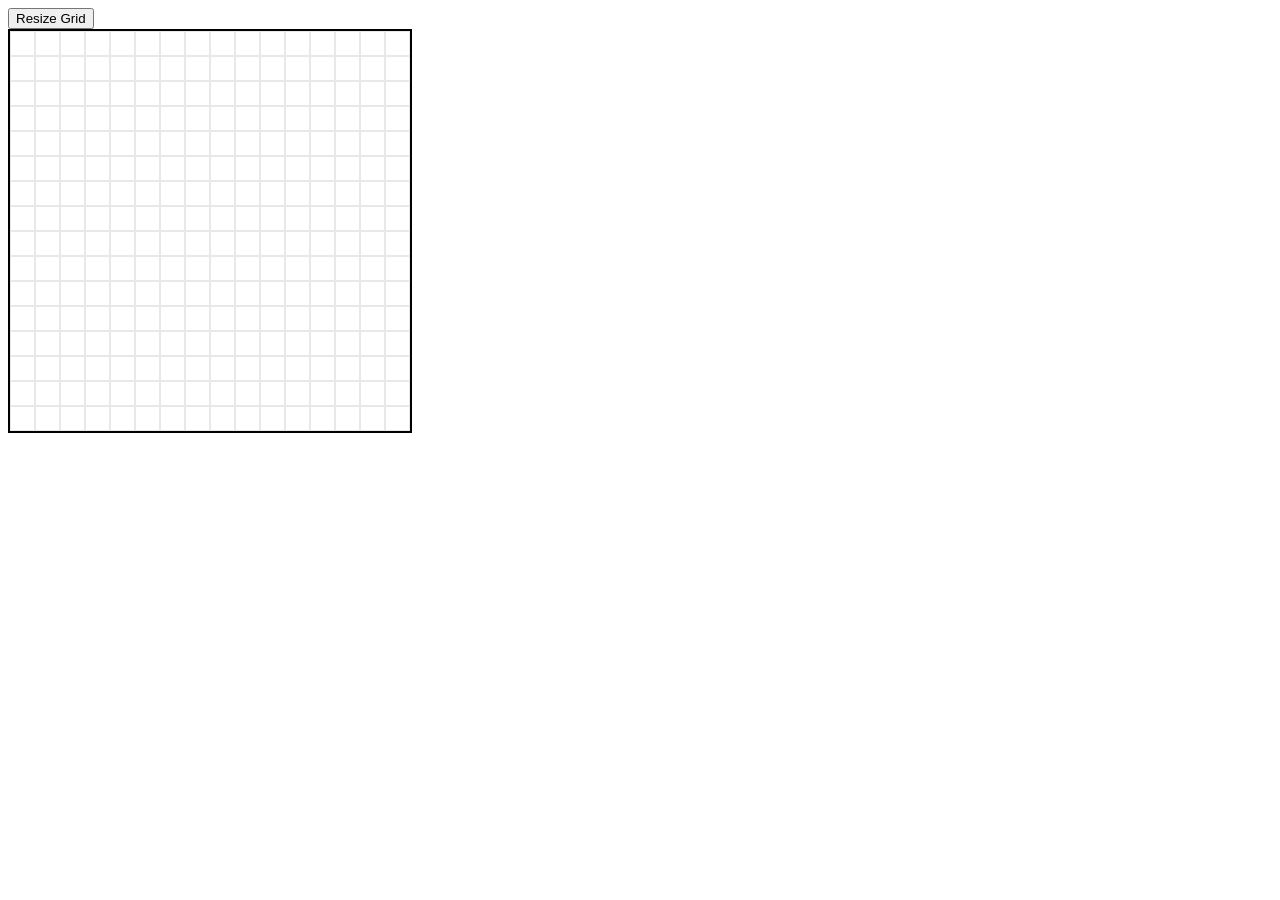
<file: Etch-a-Sketch/index.html>
<!DOCTYPE html>
<html lang="en">
<head>
    <meta charset="UTF-8">
    <meta name="viewport" content="width=device-width, initial-scale=1.0">
    <title>Project: Etch-a-Sketch</title>
    <link rel="stylesheet" href="style.css">
</head>
<body>
    <button id="squareBtn">Resize Grid</button>
    <div id="container"></div>
    <script src="script.js"></script>
</body>
</html>
</file>
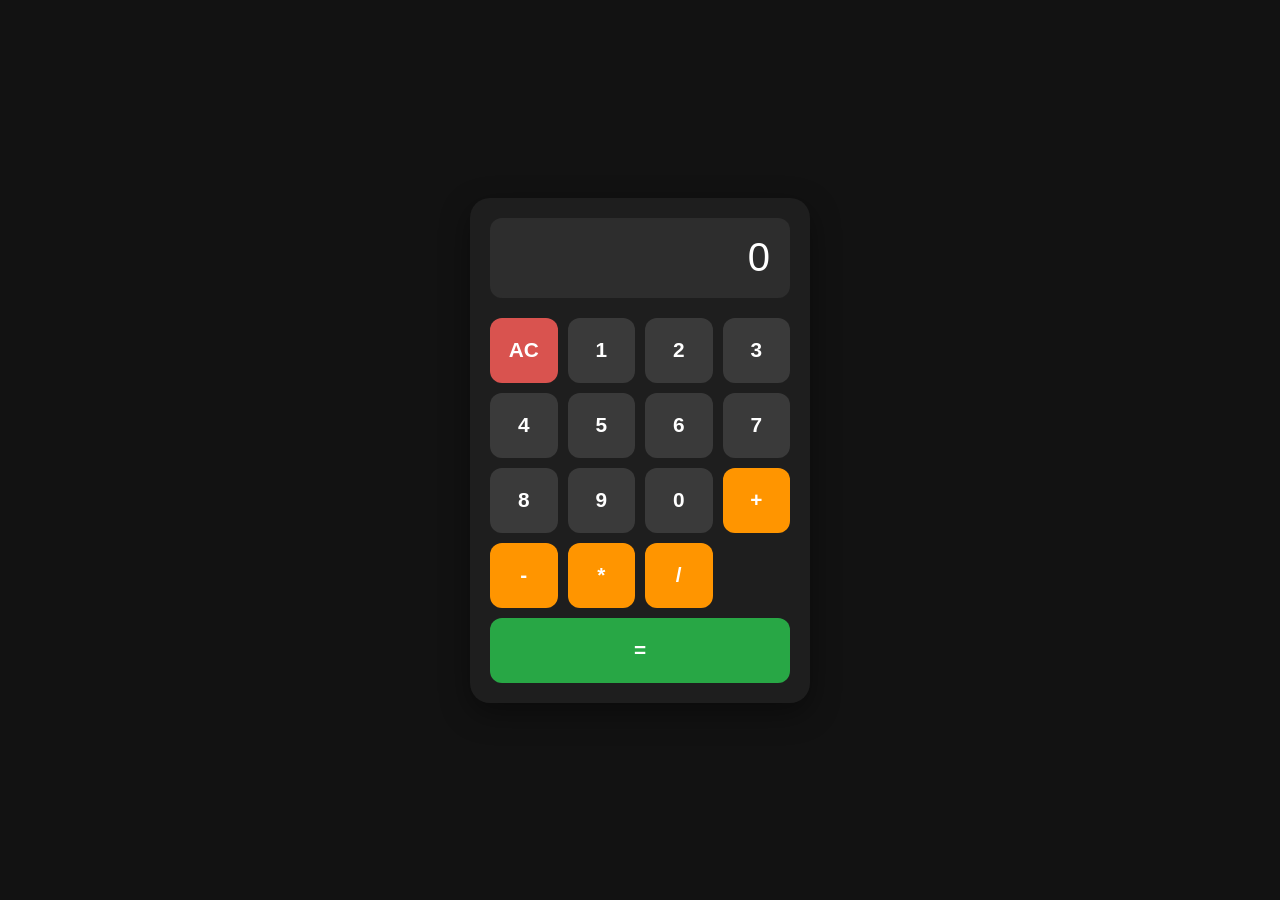
<file: Project-Calculator/index.html>
<!DOCTYPE html>
<html lang="en">
<head>
    <meta charset="UTF-8">
    <meta name="viewport" content="width=device-width, initial-scale=1.0">
    <title>Calculator</title>
    <link rel="stylesheet" href="style.css">
</head>
<body>
    <div class="calculator">
        <div id="display">0</div>
        <div class="buttons">
            <button class="btn" id="ac">AC</button>
            <button class="btn digit" data-digit="1">1</button>
            <button class="btn digit" data-digit="2">2</button>
            <button class="btn digit" data-digit="3">3</button>
            <button class="btn digit" data-digit="4">4</button>
            <button class="btn digit" data-digit="5">5</button>
            <button class="btn digit" data-digit="6">6</button>
            <button class="btn digit" data-digit="7">7</button>
            <button class="btn digit" data-digit="8">8</button>
            <button class="btn digit" data-digit="9">9</button>
            <button class="btn digit" data-digit="0">0</button>
        
            <button class="btn operator" data-operator="+">+</button>
            <button class="btn operator" data-operator="-">-</button>
            <button class="btn operator" data-operator="*">*</button>
            <button class="btn operator" data-operator="/">/</button>
        
            <button class="btn" id="equals">=</button>
        </div>
    </div>
    <script src="main.js"></script>
</body>
</html>
</file>
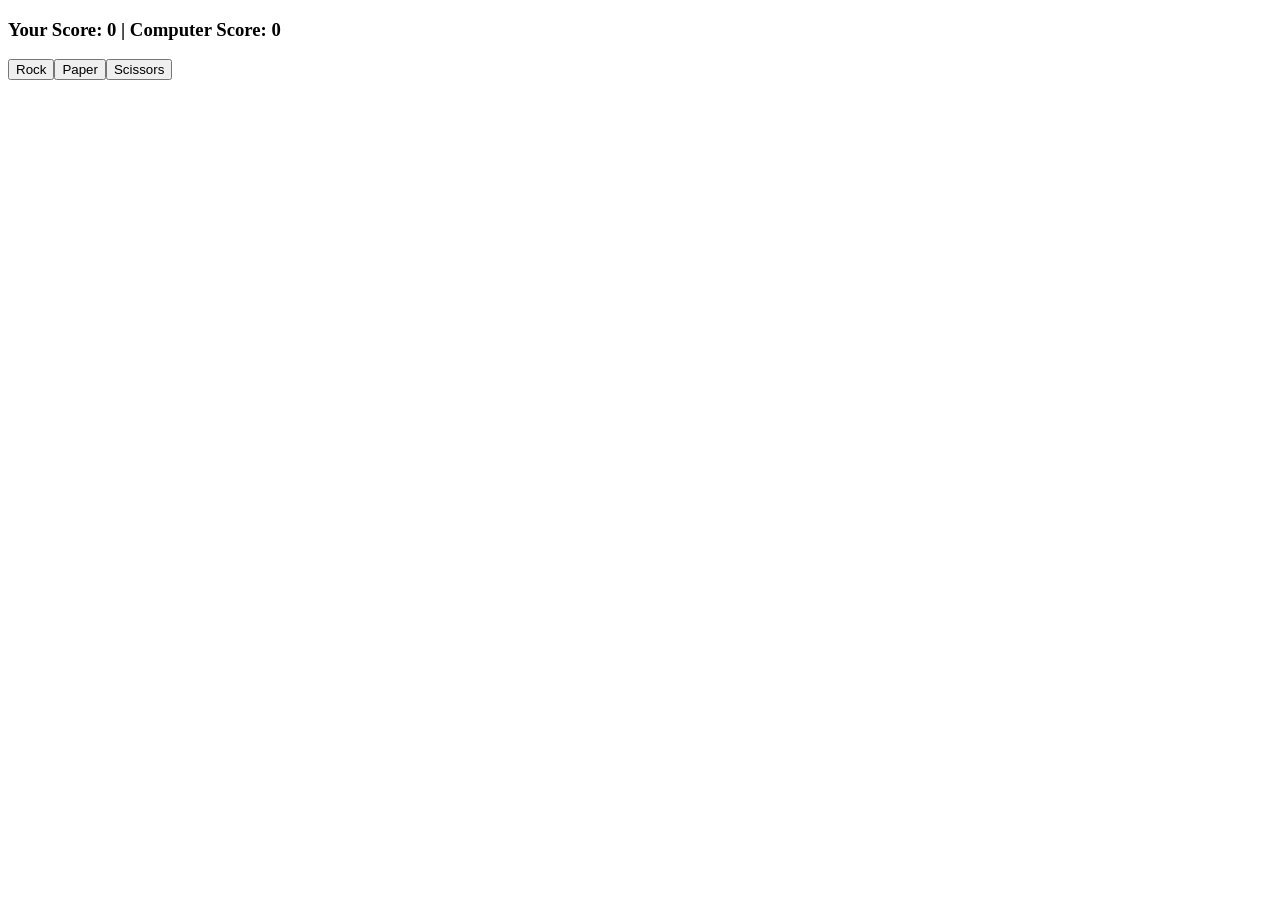
<file: RockPaperScissors/index.html>
<!DOCTYPE html>
<html lang="en">
<head>
    <meta charset="UTF-8">
    <meta name="viewport" content="width=device-width, initial-scale=1.0">
    <title>Document</title>
</head>
<body>
    <script src="script.js" defer></script>
</body>
</html>
</file>
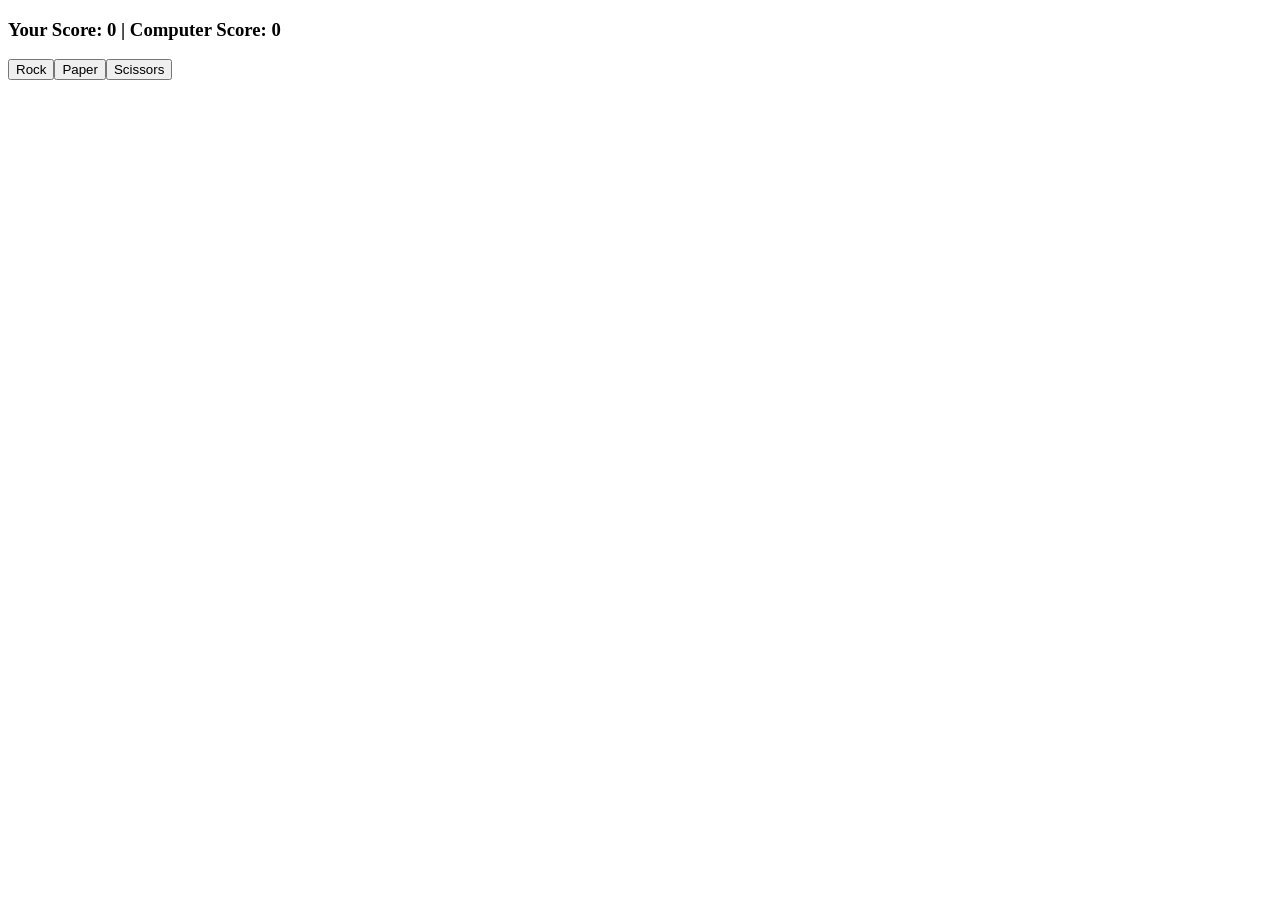
<file: RockPaperScissors/rock-paper-scissor.html>
<!DOCTYPE html>
<html lang="en">
<head>
    <meta charset="UTF-8">
    <meta name="viewport" content="width=device-width, initial-scale=1.0">
    <title>Document</title>
</head>
<body>
    <script src="rock-paper-scissor.js" defer></script>
</body>
</html>
</file>
<file: Etch-a-Sketch/style.css>
#container {
    display: flex;
    flex-direction: column;
    width: 400px;
    height: 400px;
    border: 2px solid black;
}

.row {
    display: flex;
    flex: 1;
}

.square {
    flex: 1;
    border: 1px solid #e8e8e8;
    box-sizing: border-box;
}
</file>
<file: Project-Calculator/style.css>
* {
    margin: 0;
    padding: 0;
    box-sizing: border-box;
}

body {
    min-height: 100vh;
    display: flex;
    justify-content: center;
    align-items: center;
    background-color: #121212;
    font-family: Arial, Helvetica, sans-serif;
}

.calculator {
    width: 340px;
    background-color: #1e1e1e;
    padding: 20px;
    border-radius: 20px;
    box-shadow: 0 10px 30px rgba(0, 0, 0, 0.4);
}

#display {
    width: 100%;
    height: 80px;

    background-color: #2d2d2d;
    color: white;

    display: flex;
    justify-content: flex-end;
    align-items: center;

    padding: 0 20px;
    margin-bottom: 20px;

    font-size: 2.5rem;
    border-radius: 12px;
    overflow: hidden;
    word-break: break-word;
    font-size: clamp(1rem, 5vw, 2.5rem);
}

/* Button container */
.buttons {
    display: grid;
    grid-template-columns: repeat(4, 1fr);
    gap: 10px;
}

.btn {
    height: 65px;
    border: none;
    border-radius: 12px;

    font-size: 1.3rem;
    font-weight: bold;

    cursor: pointer;
    transition: all 0.2s ease;
}

.btn:hover {
    transform: translateY(-2px);
}

.btn:active {
    transform: translateY(0);
}

/* Number buttons */
.digit {
    background-color: #3a3a3a;
    color: white;
}

.digit:hover {
    background-color: #4a4a4a;
}

/* Operators */
.operator {
    background-color: #ff9500;
    color: white;
}

.operator:hover {
    background-color: #ffad33;
}

/* AC */
#ac {
    background-color: #d9534f;
    color: white;
}

#ac:hover {
    background-color: #c9302c;
}

/* Equals */
#equals {
    background-color: #28a745;
    color: white;
    grid-column: span 4;
}

#equals:hover {
    background-color: #34c759;
}
</file>
